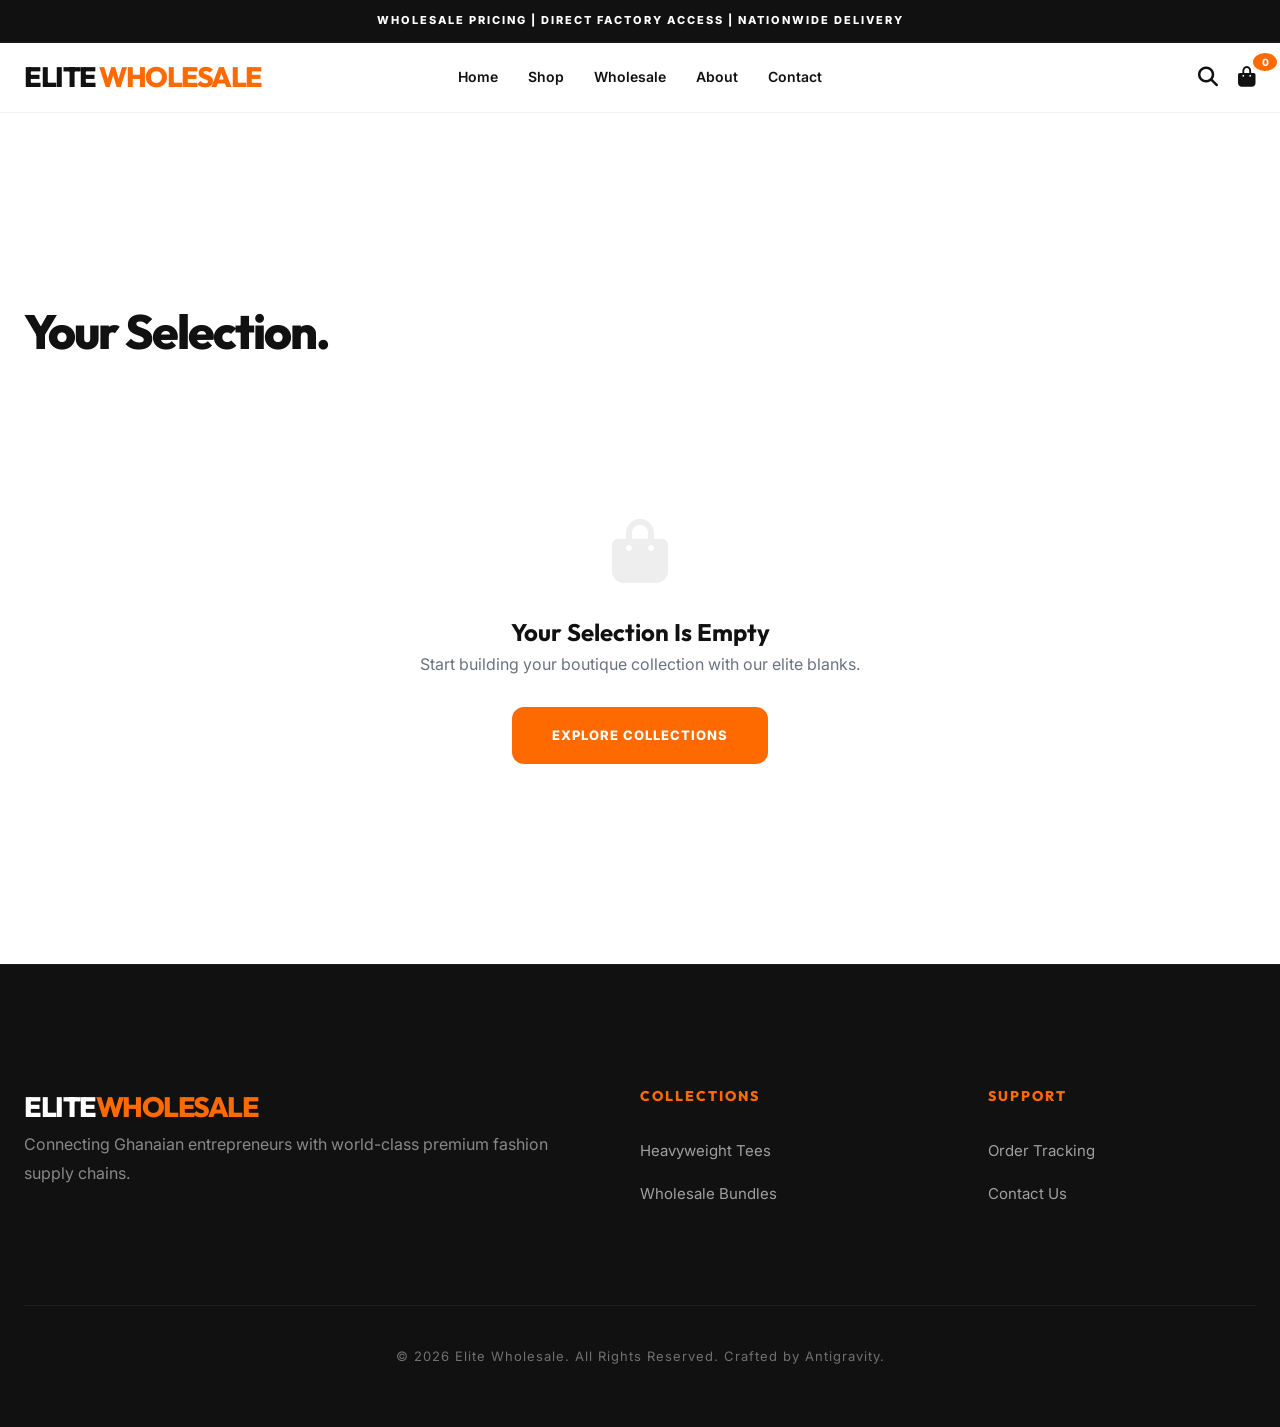
<file: cart.html>
<!DOCTYPE html>
<html lang="en">
<head>
    <meta charset="UTF-8">
    <meta name="viewport" content="width=device-width, initial-scale=1.0">
    <title>Your Selection | Elite Wholesale</title>
    <link rel="stylesheet" href="css/style.css">
    <link rel="stylesheet" href="https://cdnjs.cloudflare.com/ajax/libs/font-awesome/6.4.0/css/all.min.css">
    <script src="js/main.js" defer></script>
    <style>
        /* Cart Specific Premium Overrides */
        .cart-page {
            background: #ffffff;
            padding: 180px 0 100px;
        }

        .cart-title {
            font-size: 48px;
            letter-spacing: -2px;
            margin-bottom: 50px;
            font-weight: 800;
            color: var(--text-main);
        }

        .cart-layout {
            display: grid;
            grid-template-columns: 1fr 380px;
            gap: 60px;
            align-items: flex-start;
        }

        .cart-items-container {
            border-top: 1px solid rgba(0,0,0,0.05);
        }

        .cart-item {
            display: grid;
            grid-template-columns: 120px 1fr auto;
            gap: 30px;
            padding: 30px 0;
            border-bottom: 1px solid rgba(0,0,0,0.05);
            align-items: center;
        }

        .cart-item-img {
            width: 120px;
            height: 120px;
            border-radius: 12px;
            overflow: hidden;
            background: #f8f8f8;
        }

        .cart-item-img img {
            width: 100%;
            height: 100%;
            object-fit: cover;
        }

        .cart-item-info h3 {
            font-size: 18px;
            font-weight: 800;
            margin-bottom: 5px;
            color: var(--text-main);
        }

        .cart-item-meta {
            font-size: 13px;
            color: var(--text-muted);
            margin-bottom: 15px;
        }

        .qty-controls {
            display: flex;
            align-items: center;
            gap: 15px;
            background: #f8f8f8;
            padding: 8px 16px;
            border-radius: 8px;
            width: fit-content;
        }

        .qty-btn {
            background: none;
            border: none;
            cursor: pointer;
            font-weight: 800;
            font-size: 16px;
            color: var(--text-main);
        }

        .cart-item-price {
            text-align: right;
            font-size: 18px;
            font-weight: 800;
            color: var(--text-main);
        }

        .cart-summary-panel {
            background: #fcfcfc;
            padding: 40px;
            border-radius: 24px;
            border: 1px solid rgba(0,0,0,0.05);
            position: sticky;
            top: 140px;
        }

        .summary-row {
            display: flex;
            justify-content: space-between;
            margin-bottom: 20px;
            font-size: 15px;
            color: var(--text-muted);
        }

        .summary-total {
            border-top: 1px solid rgba(0,0,0,0.05);
            padding-top: 25px;
            margin-top: 25px;
            display: flex;
            justify-content: space-between;
            align-items: center;
            font-size: 22px;
            font-weight: 800;
            color: var(--text-main);
        }

        .cart-trust {
            margin-top: 40px;
            padding-top: 40px;
            border-top: 1px solid rgba(0,0,0,0.05);
            display: flex;
            flex-direction: column;
            gap: 20px;
        }

        .trust-item {
            display: flex;
            align-items: center;
            gap: 15px;
            font-size: 13px;
            color: var(--text-muted);
            font-weight: 700;
        }

        .trust-item i {
            color: var(--accent);
            font-size: 18px;
        }

        /* Empty Cart State */
        .empty-cart {
            text-align: center;
            padding: 100px 0;
        }

        .empty-cart i {
            font-size: 64px;
            color: #eee;
            margin-bottom: 30px;
        }

        @media (max-width: 1024px) {
            .cart-layout {
                grid-template-columns: 1fr;
            }
            .cart-summary-panel {
                position: static;
            }
        }

        @media (max-width: 600px) {
            .cart-item {
                grid-template-columns: 80px 1fr;
            }
            .cart-item-img {
                width: 80px;
                height: 80px;
            }
            .cart-item-price {
                grid-column: 2;
                text-align: left;
            }
            .cart-item-remove {
                position: absolute;
                right: 0;
                top: 30px;
            }
        }
    </style>
</head>
<body>
    <!-- Top Nav Bar -->
    <div class="top-nav-bar">
        WHOLESALE PRICING | DIRECT FACTORY ACCESS | NATIONWIDE DELIVERY
    </div>

    <!-- Header Section -->
    <header>
        <div class="container" style="display: flex; justify-content: space-between; align-items: center; width: 100%;">
            <a href="index.html" class="logo">ELITE <span>WHOLESALE</span></a>
            
            <nav class="nav-links">
                <a href="index.html">Home</a>
                <a href="shop.html">Shop</a>
                <a href="wholesale.html">Wholesale</a>
                <a href="about.html">About</a>
                <a href="contact.html">Contact</a>
            </nav>

            <div style="display: flex; gap: 20px; align-items: center; font-size: 20px;">
                <a href="#"><i class="fa-solid fa-search"></i></a>
                <a href="cart.html" style="position: relative;">
                    <i class="fa-solid fa-shopping-bag"></i>
                    <span class="cart-count badge" style="position: absolute; top: -8px; right: -8px; background: var(--accent); color: white; font-size: 10px; width: 18px; height: 18px; border-radius: 50%; display: flex; align-items: center; justify-content: center; font-weight: 800;">0</span>
                </a>
            </div>
        </div>
    </header>

    <!-- Cart Page -->
    <main class="cart-page">
        <div class="container">
            <h1 class="cart-title">Your <span>Selection.</span></h1>
            
            <div id="cart-content">
                <!-- Cart content will be injected by JavaScript -->
            </div>
        </div>
    </main>

    <!-- Footer -->
    <footer>
        <div class="container">
            <div class="footer-grid">
                <div class="footer-col">
                    <a href="index.html" class="logo" style="color: white; margin-bottom: 24px;">ELITE<span>WHOLESALE</span></a>
                    <p>Connecting Ghanaian entrepreneurs with world-class premium fashion supply chains.</p>
                </div>
                <div class="footer-col">
                    <h4>Collections</h4>
                    <ul>
                        <li><a href="shop.html">Heavyweight Tees</a></li>
                        <li><a href="wholesale.html">Wholesale Bundles</a></li>
                    </ul>
                </div>
                <div class="footer-col">
                    <h4>Support</h4>
                    <ul>
                        <li><a href="#">Order Tracking</a></li>
                    <li><a href="contact.html">Contact Us</a></li>
                    </ul>
                </div>
            </div>
            <div class="footer-bottom">
                <p>&copy; 2026 Elite Wholesale. All Rights Reserved. Crafted by Antigravity.</p>
            </div>
        </div>
    </footer>

    <!-- Scripts -->
    <script src="js/products.js"></script>
    <script src="js/cart.js"></script>
    <script>
        const cartContent = document.getElementById('cart-content');

        function renderCartPage() {
            const items = cartManager.items;
            const subtotal = cartManager.getCartTotal();
            const totalCount = cartManager.getCartCount();

            if (items.length === 0) {
                cartContent.innerHTML = `
                    <div class="empty-cart">
                        <i class="fa-solid fa-shopping-bag"></i>
                        <h2>Your Selection Is Empty</h2>
                        <p style="color: var(--text-muted); margin-bottom: 30px;">Start building your boutique collection with our elite blanks.</p>
                        <a href="shop.html" class="btn-tracking" style="border-radius: 12px; padding: 18px 40px;">EXPLORE COLLECTIONS</a>
                    </div>
                `;
                return;
            }

            cartContent.innerHTML = `
                <div class="cart-layout">
                    <div class="cart-items-container">
                        ${items.map(item => `
                            <div class="cart-item">
                                <div class="cart-item-img">
                                    <img src="${item.image}" alt="${item.name}">
                                </div>
                                <div class="cart-item-info">
                                    <h3>${item.name}</h3>
                                    <p class="cart-item-meta">${item.size !== 'N/A' ? `Size: ${item.size} | ` : ''}Color: ${item.color}</p>
                                    <div class="qty-controls">
                                        <button class="qty-btn" onclick="updateQty('${item.id}', ${item.quantity - 1}, '${item.size}', '${item.color}')">－</button>
                                        <span style="font-weight: 800; font-size: 14px;">${item.quantity}</span>
                                        <button class="qty-btn" onclick="updateQty('${item.id}', ${item.quantity + 1}, '${item.size}', '${item.color}')">＋</button>
                                    </div>
                                </div>
                                <div style="display: flex; flex-direction: column; justify-content: space-between; height: 100%; padding: 5px 0;">
                                    <button onclick="removeItem('${item.id}', '${item.size}', '${item.color}')" style="background: none; border: none; color: #ff3b3b; cursor: pointer; text-align: right; font-size: 12px; font-weight: 700;">REMOVE</button>
                                    <div class="cart-item-price">GH₵${(item.price * item.quantity).toLocaleString()}</div>
                                </div>
                            </div>
                        `).join('')}
                    </div>

                    <div class="cart-summary-panel">
                        <h3 style="font-size: 18px; font-weight: 800; margin-bottom: 30px;">Order Summary</h3>
                        <div class="summary-row">
                            <span>Selected Items (${totalCount})</span>
                            <span>GH₵${subtotal.toLocaleString()}</span>
                        </div>
                        <div class="summary-row">
                            <span>Shipping</span>
                            <span style="color: #25d366;">FREE</span>
                        </div>
                        
                        <div class="summary-total">
                            <span>Total</span>
                            <span>GH₵${subtotal.toLocaleString()}</span>
                        </div>

                        <a href="checkout.html" class="btn-tracking" style="width: 100%; margin-top: 30px; border-radius: 12px; display: block; text-align: center;">PROCEED TO CHECKOUT</a>

                        <div class="cart-trust">
                            <div class="trust-item">
                                <i class="fa-solid fa-shield-check"></i>
                                <span>SECURE PAYSTACK CHECKOUT</span>
                            </div>
                            <div class="trust-item">
                                <i class="fa-solid fa-truck-fast"></i>
                                <span>FREE NATIONWIDE DELIVERY</span>
                            </div>
                            <div class="trust-item">
                                <i class="fa-solid fa-gem"></i>
                                <span>PREMIUM QUALITY GUARANTEE</span>
                            </div>
                        </div>
                    </div>
                </div>
            `;
        }

        window.updateQty = (id, qty, size, color) => {
            if (qty < 1) return;
            cartManager.updateQuantity(id, size, color, qty);
            renderCartPage();
            updateCartBadge();
        };

        window.removeItem = (id, size, color) => {
            cartManager.removeItem(id, size, color);
            renderCartPage();
            updateCartBadge();
        };

        function updateCartBadge() {
            const counts = document.querySelectorAll('.cart-count');
            const total = cartManager.getCartCount();
            counts.forEach(c => c.textContent = total);
        }

        // Initial Render
        renderCartPage();
        updateCartBadge();
    </script>
</body>
</html>
</file>
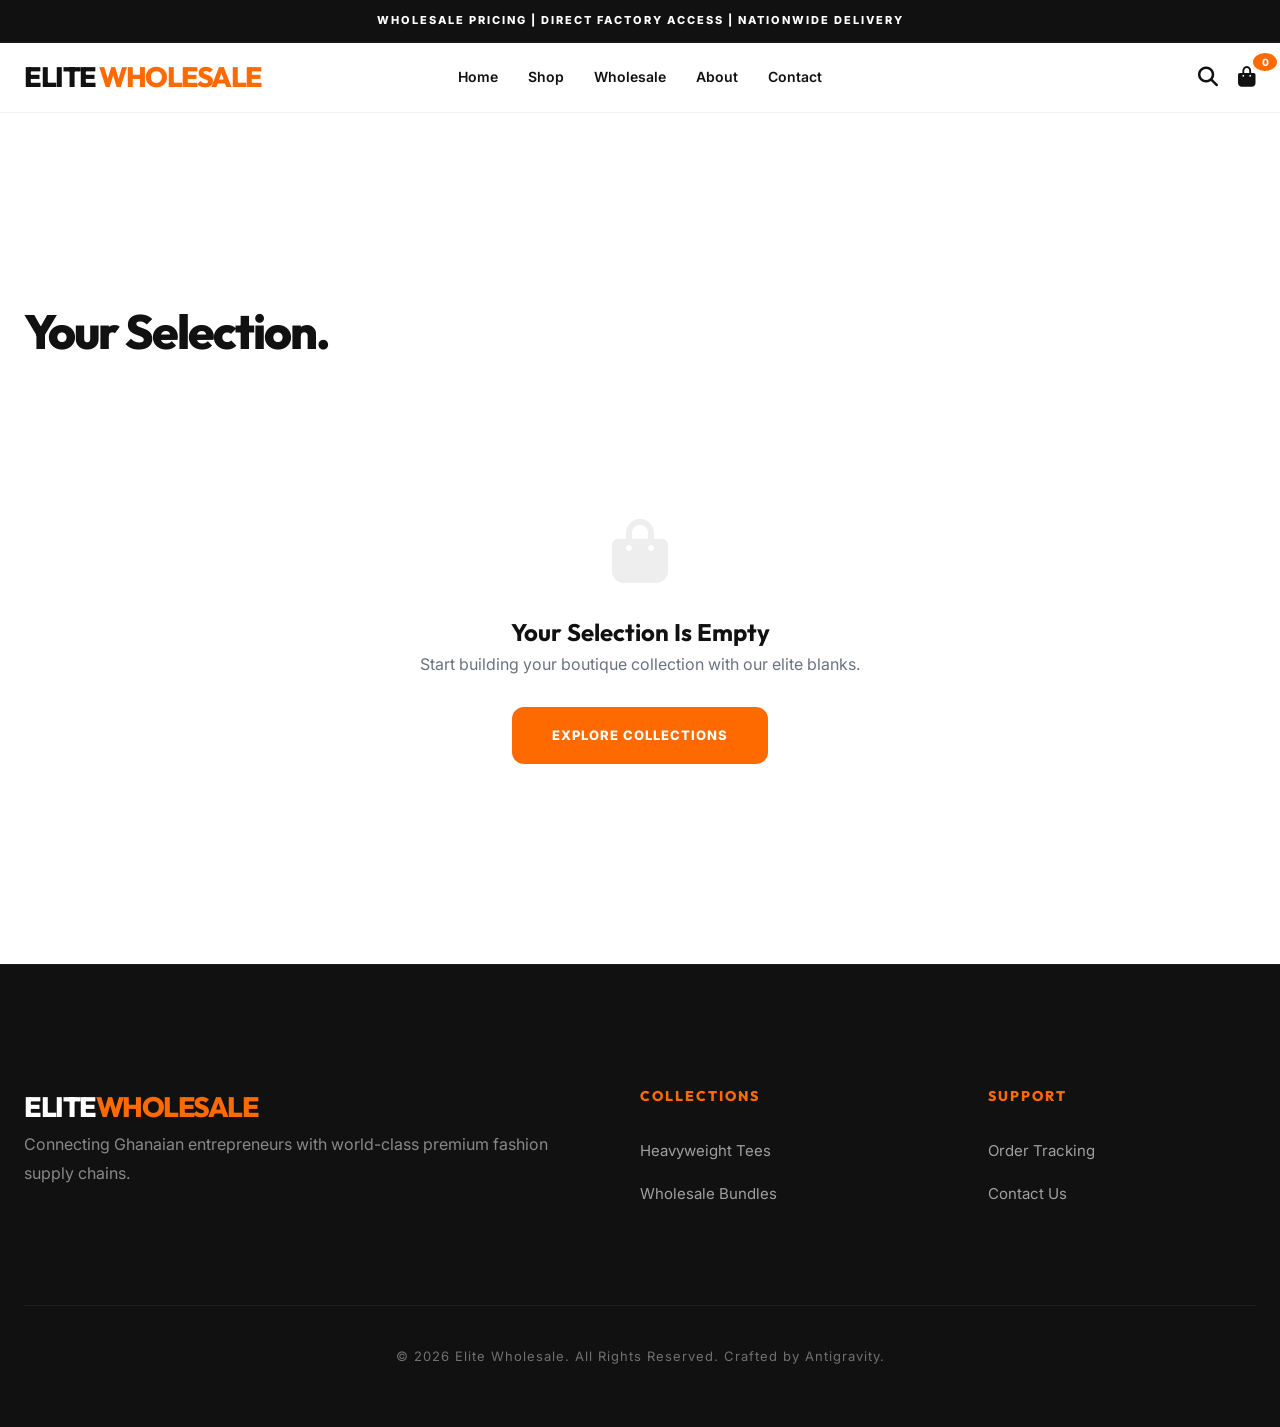
<file: checkout.html>
<!DOCTYPE html>
<html lang="en">
<head>
    <meta charset="UTF-8">
    <meta name="viewport" content="width=device-width, initial-scale=1.0">
    <title>Checkout | Elite Wholesale</title>
    <link rel="stylesheet" href="css/style.css">
    <link rel="stylesheet" href="https://cdnjs.cloudflare.com/ajax/libs/font-awesome/6.4.0/css/all.min.css">
    <script src="js/main.js" defer></script>
    <script src="https://js.paystack.co/v1/inline.js"></script>
    <style>
        /* Checkout Specific Premium Overrides */
        .checkout-page {
            background: #ffffff;
            padding: 160px 0 100px;
        }

        .checkout-layout {
            display: grid;
            grid-template-columns: 1fr 400px;
            gap: 80px;
            align-items: flex-start;
        }

        .checkout-section {
            margin-bottom: 60px;
        }

        .checkout-section h2 {
            font-size: 28px;
            letter-spacing: -1px;
            margin-bottom: 30px;
            font-weight: 800;
            color: var(--text-main);
        }

        .form-row {
            display: grid;
            grid-template-columns: 1fr 1fr;
            gap: 20px;
            margin-bottom: 20px;
        }

        .form-group {
            margin-bottom: 20px;
        }

        .form-group label {
            display: block;
            font-size: 13px;
            font-weight: 700;
            margin-bottom: 10px;
            color: var(--text-main);
            text-transform: uppercase;
            letter-spacing: 1px;
        }

        .form-group input, .form-group textarea {
            width: 100%;
            padding: 16px 20px;
            border-radius: 12px;
            border: 1px solid rgba(0,0,0,0.08);
            font-family: inherit;
            font-size: 15px;
            outline: none;
            transition: var(--transition);
            background: #fdfdfd;
        }

        .form-group input:focus, .form-group textarea:focus {
            border-color: var(--accent);
            background: #ffffff;
            box-shadow: 0 0 0 4px rgba(255, 106, 0, 0.05);
        }

        .order-summary-card {
            background: #fcfcfc;
            padding: 40px;
            border-radius: 24px;
            border: 1px solid rgba(0,0,0,0.05);
            position: sticky;
            top: 140px;
        }

        .summary-item {
            display: grid;
            grid-template-columns: 60px 1fr auto;
            gap: 15px;
            margin-bottom: 20px;
            align-items: center;
        }

        .summary-item img {
            width: 60px;
            height: 60px;
            border-radius: 8px;
            object-fit: cover;
            background: #eee;
        }

        .summary-item-info h4 {
            font-size: 14px;
            font-weight: 800;
            margin-bottom: 2px;
        }

        .summary-total-row {
            border-top: 1px solid rgba(0,0,0,0.05);
            padding-top: 25px;
            margin-top: 25px;
            display: flex;
            justify-content: space-between;
            align-items: center;
            font-size: 20px;
            font-weight: 800;
            color: var(--text-main);
        }

        .pay-securely {
            display: flex;
            align-items: center;
            justify-content: center;
            gap: 10px;
            margin-top: 20px;
            font-size: 12px;
            color: var(--text-muted);
            font-weight: 700;
        }

        @media (max-width: 1024px) {
            .checkout-layout {
                grid-template-columns: 1fr;
                gap: 50px;
            }
            .order-summary-card {
                position: static;
            }
        }

        @media (max-width: 600px) {
            .form-row {
                grid-template-columns: 1fr;
            }
        }
    </style>
</head>
<body>
    <!-- Top Nav Bar -->
    <div class="top-nav-bar">
        NATIONWIDE DELIVERY | SECURE CHECKOUT | PREMIUM QUALITY BLANKS
    </div>

    <!-- Header -->
    <header>
        <div class="container" style="display: flex; justify-content: space-between; align-items: center;">
            <a href="index.html" class="logo">ELITE <span>WHOLESALE</span></a>
            <div style="font-weight: 800; letter-spacing: 2px; font-size: 12px; opacity: 0.5;">
                <i class="fa-solid fa-lock" style="margin-right: 8px;"></i>SECURE CHECKOUT
            </div>
        </div>
    </header>

    <main class="checkout-page">
        <div class="container">
            <div class="checkout-layout">
                <!-- Left Column: Forms -->
                <div class="checkout-form-side">
                    <form id="paymentForm">
                        <div class="checkout-section">
                            <h2>Delivery Details</h2>
                            <div class="form-group">
                                <label for="email-address">Email Address</label>
                                <input type="email" id="email-address" required placeholder="email@example.com">
                            </div>

                            <div class="form-row">
                                <div class="form-group">
                                    <label for="first-name">First Name</label>
                                    <input type="text" id="first-name" required placeholder="John">
                                </div>
                                <div class="form-group">
                                    <label for="last-name">Last Name</label>
                                    <input type="text" id="last-name" required placeholder="Doe">
                                </div>
                            </div>

                            <div class="form-group">
                                <label for="phone-number">Phone Number</label>
                                <input type="tel" id="phone-number" required placeholder="+233 --- --- ---">
                            </div>

                            <div class="form-group">
                                <label for="shipping-address">Shipping Address</label>
                                <textarea id="shipping-address" rows="3" required placeholder="House Number, Street Name, City, Region"></textarea>
                            </div>
                        </div>

                        <div class="checkout-section">
                            <h2>Payment Method</h2>
                            <div style="padding: 24px; border: 2px solid var(--accent); border-radius: 16px; background: rgba(255,106,0,0.02); display: flex; align-items: center; gap: 20px;">
                                <div style="width: 24px; height: 24px; border-radius: 50%; border: 6px solid var(--accent); background: white;"></div>
                                <div style="flex: 1;">
                                    <span style="display: block; font-weight: 800; font-size: 16px;">Paystack Secure Payment</span>
                                    <span style="font-size: 13px; color: var(--text-muted);">Mobile Money, Card, and Bank Transfer</span>
                                </div>
                                <img src="https://paystack.com/assets/img/v3/logos/paystack-logo-vector.svg" width="100" alt="Paystack">
                            </div>
                        </div>

                        <button type="submit" class="btn-tracking" style="width: 100%; padding: 24px; font-size: 18px; border-radius: 16px;">SECURELY PAY GH₵<span id="final-total">0.00</span></button>
                        
                        <div class="pay-securely">
                            <i class="fa-solid fa-shield-halved"></i>
                            Your connection is encrypted and payment is processed securely by Paystack.
                        </div>
                    </form>
                </div>

                <!-- Right Column: Summary -->
                <div class="checkout-summary-side">
                    <div class="order-summary-card">
                        <h3 style="font-size: 18px; font-weight: 800; margin-bottom: 30px;">In Your Selection</h3>
                        
                        <div id="summary-items">
                            <!-- Items will be injected here -->
                        </div>

                        <div style="border-top: 1px solid rgba(0,0,0,0.05); padding-top: 25px; margin-top: 25px;">
                            <div style="display: flex; justify-content: space-between; font-size: 14px; color: var(--text-muted); margin-bottom: 12px;">
                                <span>Subtotal</span>
                                <span id="summary-subtotal">GH₵0.00</span>
                            </div>
                            <div style="display: flex; justify-content: space-between; font-size: 14px; color: var(--text-muted); margin-bottom: 12px;">
                                <span>Shipping</span>
                                <span style="color: #25d366; font-weight: 800;">FREE</span>
                            </div>
                            
                            <div class="summary-total-row">
                                <span>Total</span>
                                <span id="summary-total">GH₵0.00</span>
                            </div>
                        </div>

                        <div style="margin-top: 40px; text-align: center; font-size: 11px; color: var(--text-muted); letter-spacing: 1px; line-height: 1.8;">
                            BY PLACING THIS ORDER, YOU AGREE TO OUR<br>
                            <a href="#" style="text-decoration: underline;">TERMS OF SERVICE</a> AND <a href="#" style="text-decoration: underline;">WHOLESALE POLICY</a>
                        </div>
                    </div>
                </div>
            </div>
        </div>
    </main>

    <!-- Footer -->
    <footer>
        <div class="container">
            <div class="footer-bottom" style="border: none;">
                &copy; 2026 Elite Wholesale. All Rights Reserved.
            </div>
        </div>
    </footer>

    <!-- Scripts -->
    <script src="js/products.js"></script>
    <script src="js/cart.js"></script>
    <script>
        const paymentForm = document.getElementById('paymentForm');
        const summaryItems = document.getElementById('summary-items');
        const totalAmountEl = document.getElementById('final-total');
        const summaryTotalEl = document.getElementById('summary-total');
        const summarySubtotalEl = document.getElementById('summary-subtotal');

        function renderCheckout() {
            const items = cartManager.items;
            const total = cartManager.getCartTotal();

            if (items.length === 0) {
                window.location.href = 'cart.html';
                return;
            }

            summaryItems.innerHTML = items.map(item => `
                <div class="summary-item">
                    <img src="${item.image}" alt="${item.name}">
                    <div class="summary-item-info">
                        <h4>${item.name}</h4>
                        <span style="font-size: 12px; color: var(--text-muted);">${item.quantity} × GH₵${item.price.toLocaleString()}</span>
                    </div>
                    <div style="font-weight: 800; font-size: 14px;">GH₵${(item.price * item.quantity).toLocaleString()}</div>
                </div>
            `).join('');

            totalAmountEl.textContent = total.toLocaleString();
            summaryTotalEl.textContent = `GH₵${total.toLocaleString()}`;
            summarySubtotalEl.textContent = `GH₵${total.toLocaleString()}`;
        }

        paymentForm.addEventListener('submit', function(e) {
            e.preventDefault();
            
            const btn = e.target.querySelector('button[type="submit"]');
            const originalText = btn.innerHTML;
            
            // SHOW PREMIUM LOADING STATE
            btn.innerHTML = '<i class="fa-solid fa-spinner fa-spin"></i> SECONDS AWAY...';
            btn.style.opacity = '0.7';
            btn.disabled = true;

            // SIMULATE SUCCESSFUL TRANSACTION
            setTimeout(() => {
                cartManager.clearCart();
                window.location.href = 'confirmation.html';
            }, 1800);
        });

        // Initialize
        renderCheckout();
    </script>
</body>
</html>
</file>
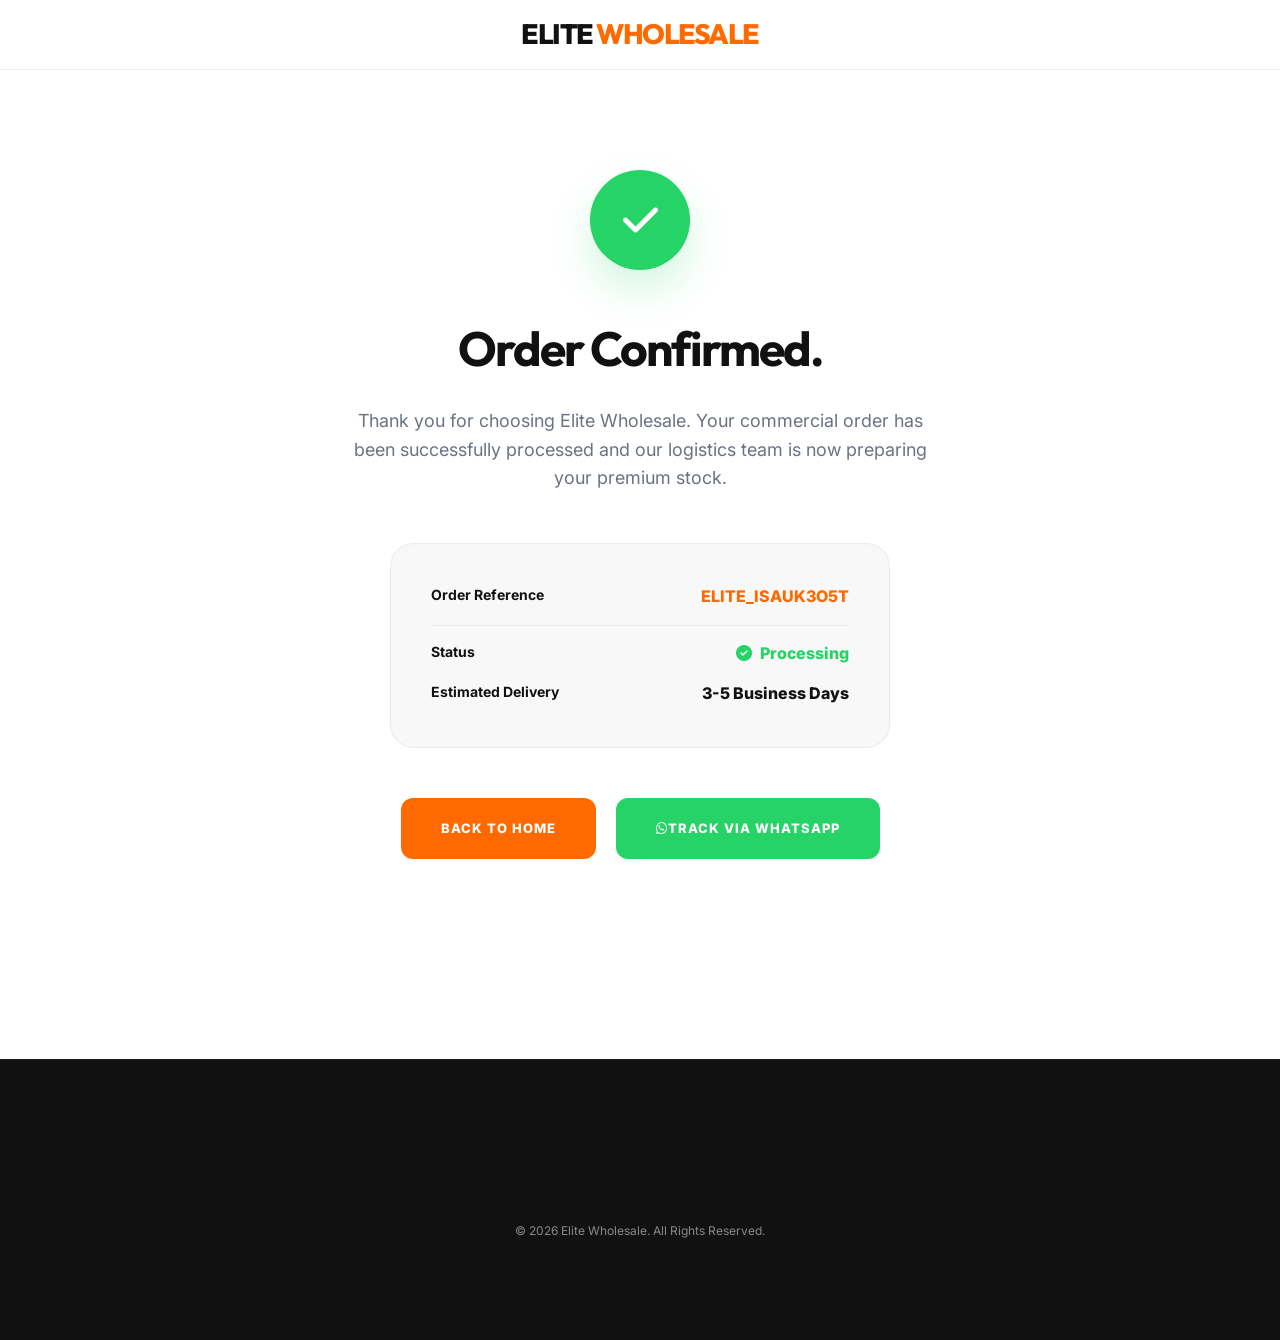
<file: confirmation.html>
<!DOCTYPE html>
<html lang="en">
<head>
    <meta charset="UTF-8">
    <meta name="viewport" content="width=device-width, initial-scale=1.0">
    <title>Order Confirmed | Elite Wholesale</title>
    <link rel="stylesheet" href="css/style.css">
    <link rel="stylesheet" href="https://cdnjs.cloudflare.com/ajax/libs/font-awesome/6.4.0/css/all.min.css">
</head>
<body style="background: #ffffff;">
    <header>
        <div class="container" style="display: flex; justify-content: center; padding: 40px 0;">
            <a href="index.html" class="logo">ELITE <span>WHOLESALE</span></a>
        </div>
    </header>

    <main style="padding: 100px 0; text-align: center;">
        <div class="container">
            <div style="width: 100px; height: 100px; background: #25d366; color: white; border-radius: 50%; display: flex; align-items: center; justify-content: center; margin: 0 auto 40px; font-size: 40px; box-shadow: 0 20px 40px rgba(37, 211, 102, 0.2);">
                <i class="fa-solid fa-check"></i>
            </div>
            
            <h1 style="font-size: 48px; letter-spacing: -2px; margin-bottom: 20px; color: var(--text-main);">Order <span>Confirmed.</span></h1>
            <p style="font-size: 18px; color: var(--text-muted); max-width: 600px; margin: 0 auto 50px; line-height: 1.6;">
                Thank you for choosing Elite Wholesale. Your commercial order has been successfully processed and our logistics team is now preparing your premium stock.
            </p>

            <div style="background: #f8f8f8; padding: 40px; border-radius: 24px; max-width: 500px; margin: 0 auto 50px; text-align: left; border: 1px solid rgba(0,0,0,0.05);">
                <div style="display: flex; justify-content: space-between; margin-bottom: 15px; border-bottom: 1px solid rgba(0,0,0,0.05); padding-bottom: 15px;">
                    <span style="font-weight: 700; font-size: 14px;">Order Reference</span>
                    <span id="order-ref" style="font-weight: 800; color: var(--accent);">ELITE_7H29K81</span>
                </div>
                <div style="display: flex; justify-content: space-between; margin-bottom: 15px;">
                    <span style="font-weight: 700; font-size: 14px;">Status</span>
                    <span style="font-weight: 800; color: #25d366;"><i class="fa-solid fa-circle-check" style="margin-right: 5px;"></i> Processing</span>
                </div>
                <div style="display: flex; justify-content: space-between;">
                    <span style="font-weight: 700; font-size: 14px;">Estimated Delivery</span>
                    <span style="font-weight: 800; color: var(--text-main);">3-5 Business Days</span>
                </div>
            </div>

            <div style="display: flex; gap: 20px; justify-content: center;">
                <a href="index.html" class="btn-tracking" style="border-radius: 12px; padding: 20px 40px;">BACK TO HOME</a>
                <a href="https://wa.me/YOUR_NUMBER" class="btn-tracking" style="background: #25d366; border-radius: 12px; padding: 20px 40px;"><i class="fa-brands fa-whatsapp"></i> TRACK VIA WHATSAPP</a>
            </div>
        </div>
    </main>

    <footer style="margin-top: 100px;">
        <div class="container" style="text-align: center; padding: 40px 0; border-top: 1px solid rgba(0,0,0,0.05); opacity: 0.5; font-size: 12px;">
            &copy; 2026 Elite Wholesale. All Rights Reserved.
        </div>
    </footer>

    <script>
        const ref = 'ELITE_' + Math.random().toString(36).substr(2, 9).toUpperCase();
        document.getElementById('order-ref').textContent = ref;
    </script>
</body>
</html>
</file>
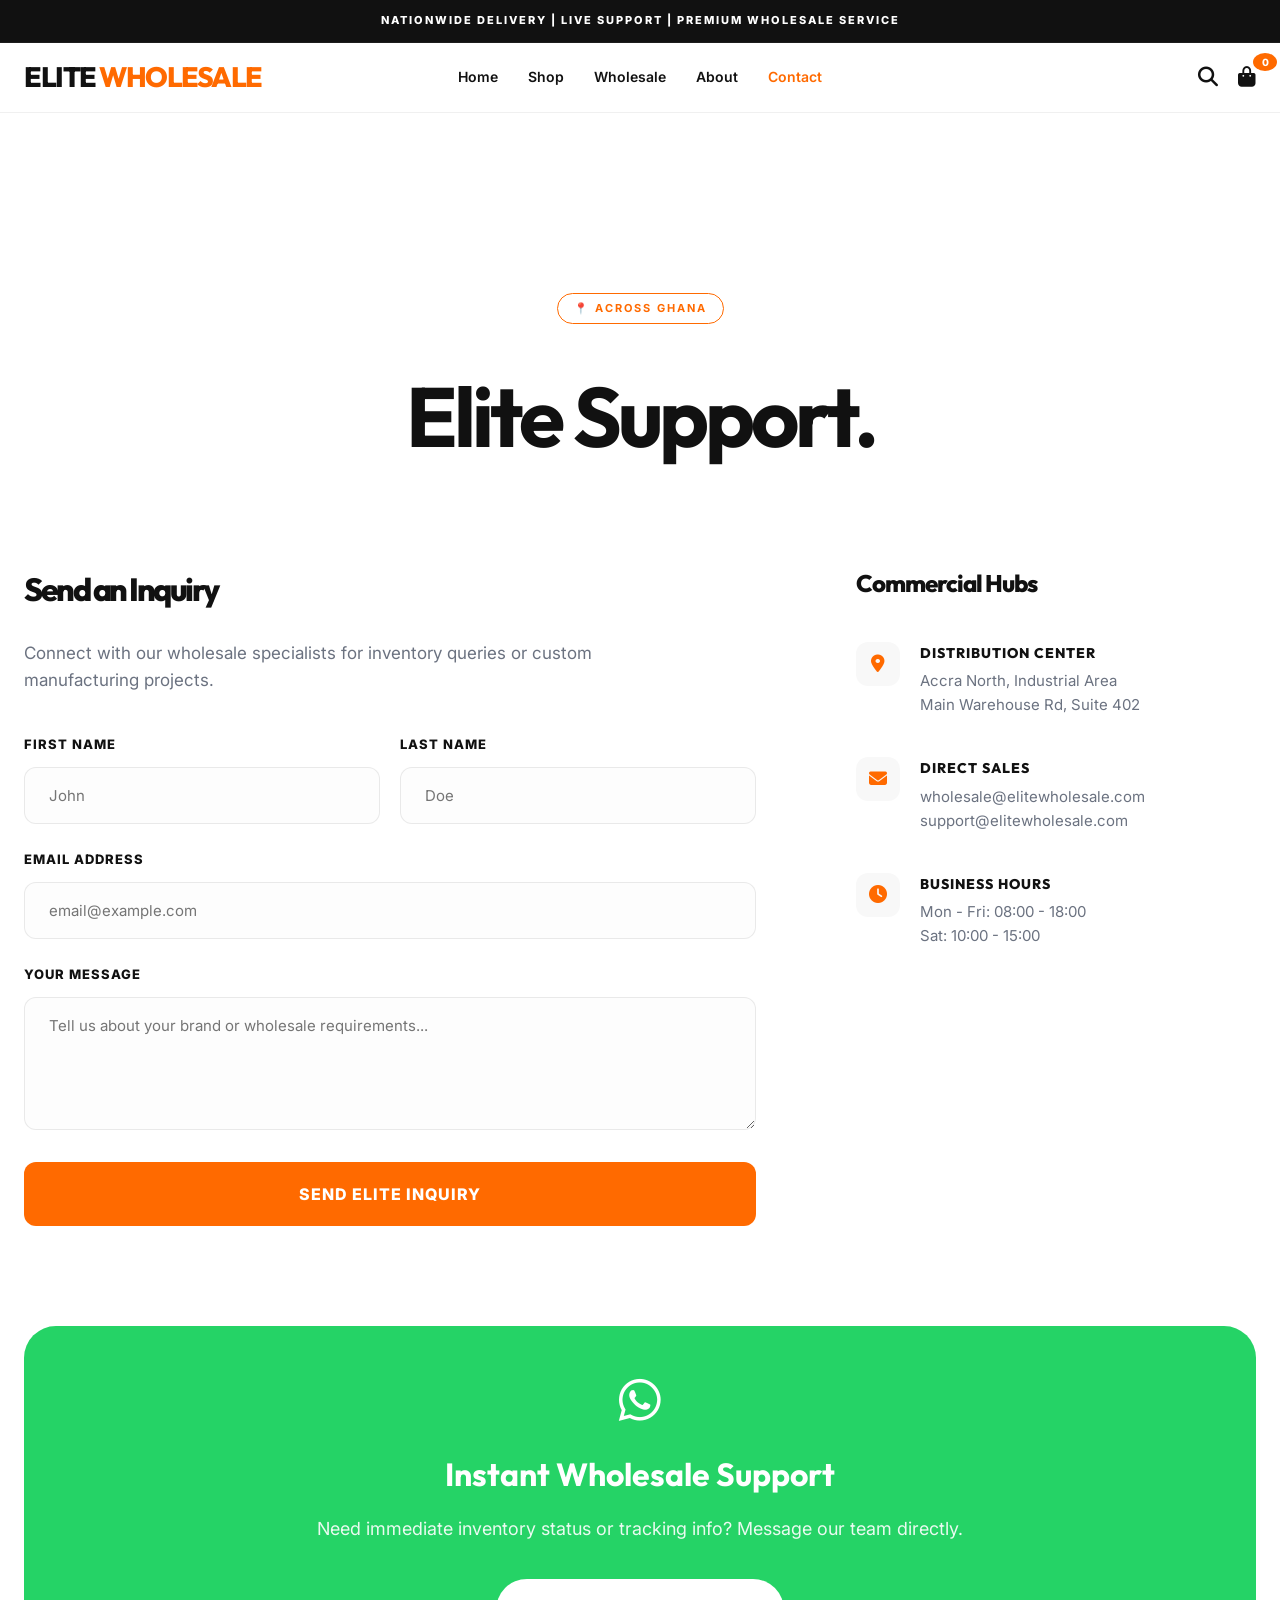
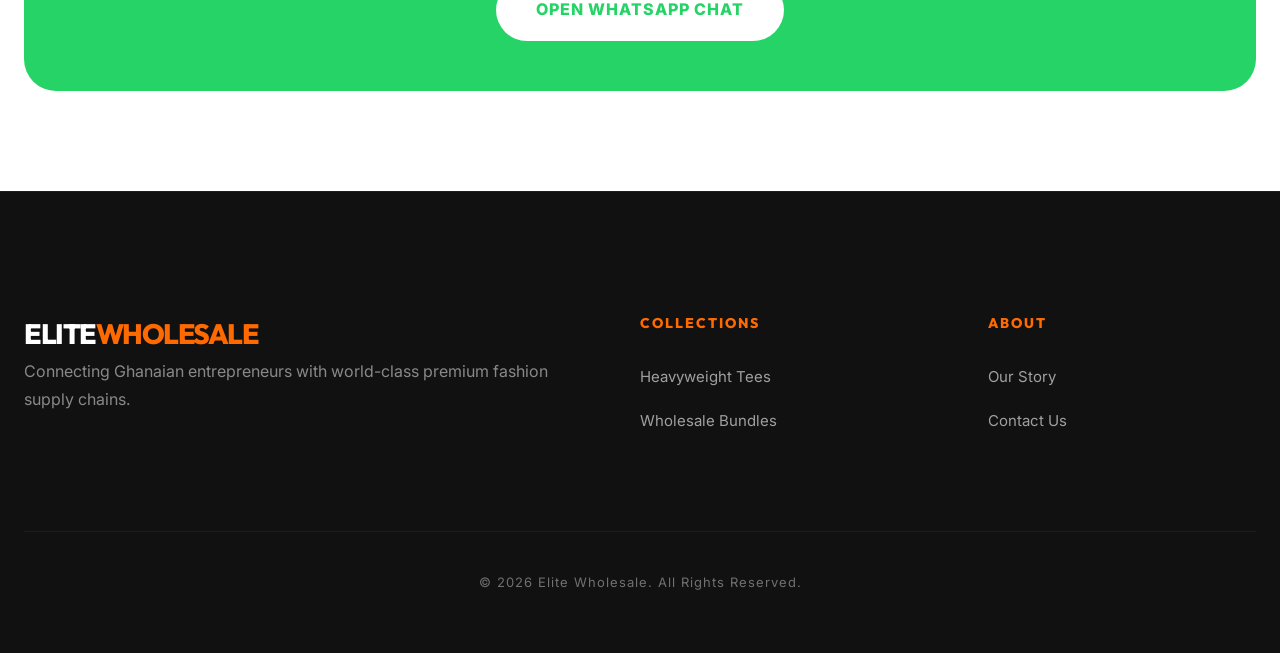
<file: contact.html>
<!DOCTYPE html>
<html lang="en">
<head>
    <meta charset="UTF-8">
    <meta name="viewport" content="width=device-width, initial-scale=1.0">
    <title>Contact Us | Elite Wholesale</title>
    <link rel="stylesheet" href="css/style.css">
    <link rel="stylesheet" href="https://cdnjs.cloudflare.com/ajax/libs/font-awesome/6.4.0/css/all.min.css">
    <script src="js/main.js" defer></script>
    <style>
        /* Contact Specific Premium Overrides */
        .contact-hero {
            background: #ffffff;
            padding: 180px 0 100px;
            text-align: center;
        }

        .contact-hero h1 {
            font-size: clamp(48px, 8vw, 84px);
            letter-spacing: -4px;
            margin-bottom: 30px;
            color: var(--text-main);
        }

        .contact-layout {
            display: grid;
            grid-template-columns: 1fr 400px;
            gap: 100px;
            margin-top: 80px;
            text-align: left;
        }

        .contact-form-card {
            background: #ffffff;
        }

        .form-group {
            margin-bottom: 25px;
        }

        .form-group label {
            display: block;
            font-size: 13px;
            font-weight: 800;
            text-transform: uppercase;
            letter-spacing: 1px;
            margin-bottom: 12px;
            color: var(--text-main);
        }

        .form-group input, .form-group textarea {
            width: 100%;
            padding: 18px 24px;
            border-radius: 12px;
            border: 1px solid rgba(0,0,0,0.08);
            font-family: inherit;
            font-size: 15px;
            outline: none;
            transition: var(--transition);
            background: #fdfdfd;
        }

        .form-group input:focus, .form-group textarea:focus {
            border-color: var(--accent);
            background: #ffffff;
            box-shadow: 0 0 0 4px rgba(255, 106, 0, 0.05);
        }

        .contact-sidebar h3 {
            font-size: 24px;
            font-weight: 800;
            margin-bottom: 40px;
            letter-spacing: -1px;
        }

        .contact-method {
            margin-bottom: 40px;
            display: flex;
            gap: 20px;
        }

        .method-icon {
            width: 44px;
            height: 44px;
            background: #f8f8f8;
            border-radius: 12px;
            display: flex;
            align-items: center;
            justify-content: center;
            color: var(--accent);
            font-size: 18px;
        }

        .method-info h4 {
            font-size: 14px;
            font-weight: 800;
            margin-bottom: 5px;
            text-transform: uppercase;
            letter-spacing: 1px;
        }

        .method-info p {
            font-size: 15px;
            color: var(--text-muted);
            line-height: 1.6;
        }

        .whatsapp-banner {
            background: #25d366;
            padding: 50px;
            border-radius: 32px;
            color: white;
            text-align: center;
            margin-top: 100px;
        }

        @media (max-width: 1024px) {
            .contact-layout {
                grid-template-columns: 1fr;
                gap: 60px;
            }
        }

        @media (max-width: 768px) {
            .form-grid-2 {
                grid-template-columns: 1fr !important;
            }
        }
    </style>
</head>
<body style="background: #ffffff;">
    <!-- Top Nav Bar -->
    <div class="top-nav-bar">
        NATIONWIDE DELIVERY | LIVE SUPPORT | PREMIUM WHOLESALE SERVICE
    </div>

    <!-- Header Section -->
    <header>
        <div class="container" style="display: flex; justify-content: space-between; align-items: center; width: 100%;">
            <a href="index.html" class="logo">ELITE <span>WHOLESALE</span></a>
            
            <nav class="nav-links">
                <a href="index.html">Home</a>
                <a href="shop.html">Shop</a>
                <a href="wholesale.html">Wholesale</a>
                <a href="about.html">About</a>
                <a href="contact.html" class="active">Contact</a>
            </nav>

            <div style="display: flex; gap: 20px; align-items: center; font-size: 20px;">
                <a href="#"><i class="fa-solid fa-search"></i></a>
                <a href="cart.html" style="position: relative;">
                    <i class="fa-solid fa-shopping-bag"></i>
                    <span class="cart-count badge" style="position: absolute; top: -8px; right: -8px; background: var(--accent); color: white; font-size: 10px; width: 18px; height: 18px; border-radius: 50%; display: flex; align-items: center; justify-content: center; font-weight: 800;">0</span>
                </a>
            </div>
        </div>
    </header>

    <!-- Contact Hero -->
    <section class="contact-hero">
        <div class="container">
            <div class="hero-tag" style="margin-bottom: 25px; border-color: var(--accent); color: var(--accent);">
                📍 ACROSS GHANA
            </div>
            <h1>Elite <span>Support.</span></h1>
            
            <div class="contact-layout">
                <!-- Left: Form -->
                <div class="contact-form-side">
                    <div class="contact-form-card">
                        <div class="section-title" style="text-align: left; margin-bottom: 40px;">
                            <h2 style="font-size: 32px;">Send an Inquiry</h2>
                            <p style="margin: 20px 0 0;">Connect with our wholesale specialists for inventory queries or custom manufacturing projects.</p>
                        </div>

                        <form id="contactForm">
                            <div class="form-grid-2" style="display: grid; grid-template-columns: 1fr 1fr; gap: 20px;">
                                <div class="form-group">
                                    <label>First Name</label>
                                    <input type="text" placeholder="John" required>
                                </div>
                                <div class="form-group">
                                    <label>Last Name</label>
                                    <input type="text" placeholder="Doe" required>
                                </div>
                            </div>

                            <div class="form-group">
                                <label>Email Address</label>
                                <input type="email" placeholder="email@example.com" required>
                            </div>

                            <div class="form-group">
                                <label>Your Message</label>
                                <textarea rows="5" placeholder="Tell us about your brand or wholesale requirements..." required></textarea>
                            </div>

                            <button type="submit" class="btn-tracking" style="width: 100%; padding: 22px; border-radius: 12px; font-size: 16px;">SEND ELITE INQUIRY</button>
                        </form>
                    </div>
                </div>

                <!-- Right: Sidebar -->
                <div class="contact-sidebar">
                    <h3>Commercial Hubs</h3>
                    
                    <div class="contact-method">
                        <div class="method-icon"><i class="fa-solid fa-location-dot"></i></div>
                        <div class="method-info">
                            <h4>Distribution Center</h4>
                            <p>Accra North, Industrial Area<br>Main Warehouse Rd, Suite 402</p>
                        </div>
                    </div>

                    <div class="contact-method">
                        <div class="method-icon"><i class="fa-solid fa-envelope"></i></div>
                        <div class="method-info">
                            <h4>Direct Sales</h4>
                            <p>wholesale@elitewholesale.com<br>support@elitewholesale.com</p>
                        </div>
                    </div>

                    <div class="contact-method">
                        <div class="method-icon"><i class="fa-solid fa-clock"></i></div>
                        <div class="method-info">
                            <h4>Business Hours</h4>
                            <p>Mon - Fri: 08:00 - 18:00<br>Sat: 10:00 - 15:00</p>
                        </div>
                    </div>

                    <div class="social-icons" style="margin-top: 60px;">
                        <a href="#"><i class="fa-brands fa-instagram"></i></a>
                        <a href="#"><i class="fa-brands fa-tiktok"></i></a>
                        <a href="#"><i class="fa-brands fa-twitter"></i></a>
                    </div>
                </div>
            </div>

            <!-- WhatsApp Action Banner -->
            <div class="whatsapp-banner">
                <i class="fa-brands fa-whatsapp" style="font-size: 48px; margin-bottom: 25px;"></i>
                <h2 style="font-size: 32px; margin-bottom: 15px; color: white;">Instant Wholesale Support</h2>
                <p style="font-size: 18px; opacity: 0.9; margin-bottom: 35px;">Need immediate inventory status or tracking info? Message our team directly.</p>
                <a href="https://wa.me/YOUR_NUMBER" class="btn-tracking" style="background: white; color: #25d366; border-radius: 120px; padding: 18px 40px; font-size: 16px;">OPEN WHATSAPP CHAT</a>
            </div>
        </div>
    </section>

    <!-- Footer -->
    <footer>
        <div class="container">
            <div class="footer-grid">
                <div class="footer-col">
                    <a href="index.html" class="logo" style="color: white; margin-bottom: 24px;">ELITE<span>WHOLESALE</span></a>
                    <p>Connecting Ghanaian entrepreneurs with world-class premium fashion supply chains.</p>
                </div>
                <div class="footer-col">
                    <h4>Collections</h4>
                    <ul>
                        <li><a href="shop.html">Heavyweight Tees</a></li>
                        <li><a href="wholesale.html">Wholesale Bundles</a></li>
                    </ul>
                </div>
                <div class="footer-col">
                    <h4>About</h4>
                    <ul>
                        <li><a href="about.html">Our Story</a></li>
                        <li><a href="contact.html">Contact Us</a></li>
                    </ul>
                </div>
            </div>
            <div class="footer-bottom">
                <p>&copy; 2026 Elite Wholesale. All Rights Reserved.</p>
            </div>
        </div>
    </footer>

    <!-- Scripts -->
    <script src="js/products.js"></script>
    <script src="js/cart.js"></script>
    <script>
        function updateCartBadge() {
            const counts = document.querySelectorAll('.cart-count');
            const total = cartManager.getCartCount();
            counts.forEach(c => c.textContent = total);
        }
        updateCartBadge();

        document.getElementById('contactForm').addEventListener('submit', (e) => {
            e.preventDefault();
            alert('Your elite inquiry has been sent. Our team will contact you shortly.');
            e.target.reset();
        });
    </script>
</body>
</html>
</file>
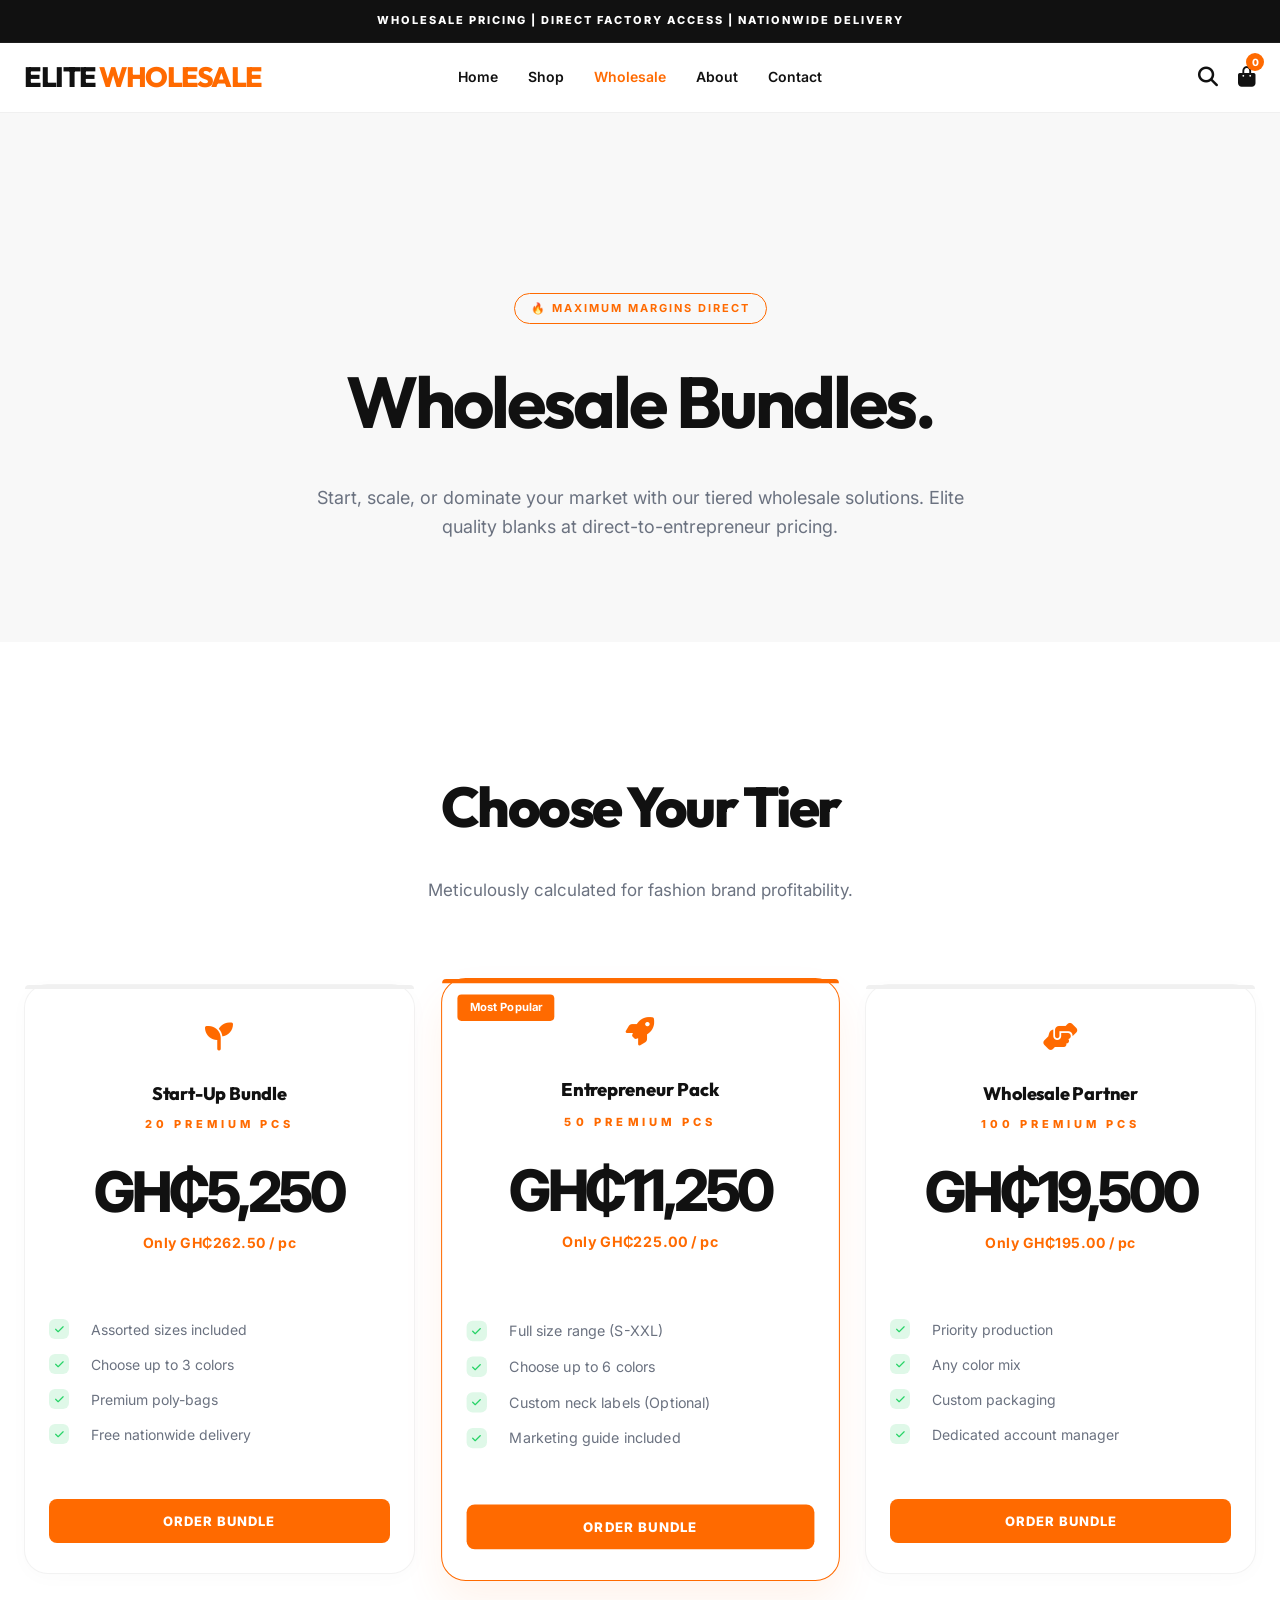
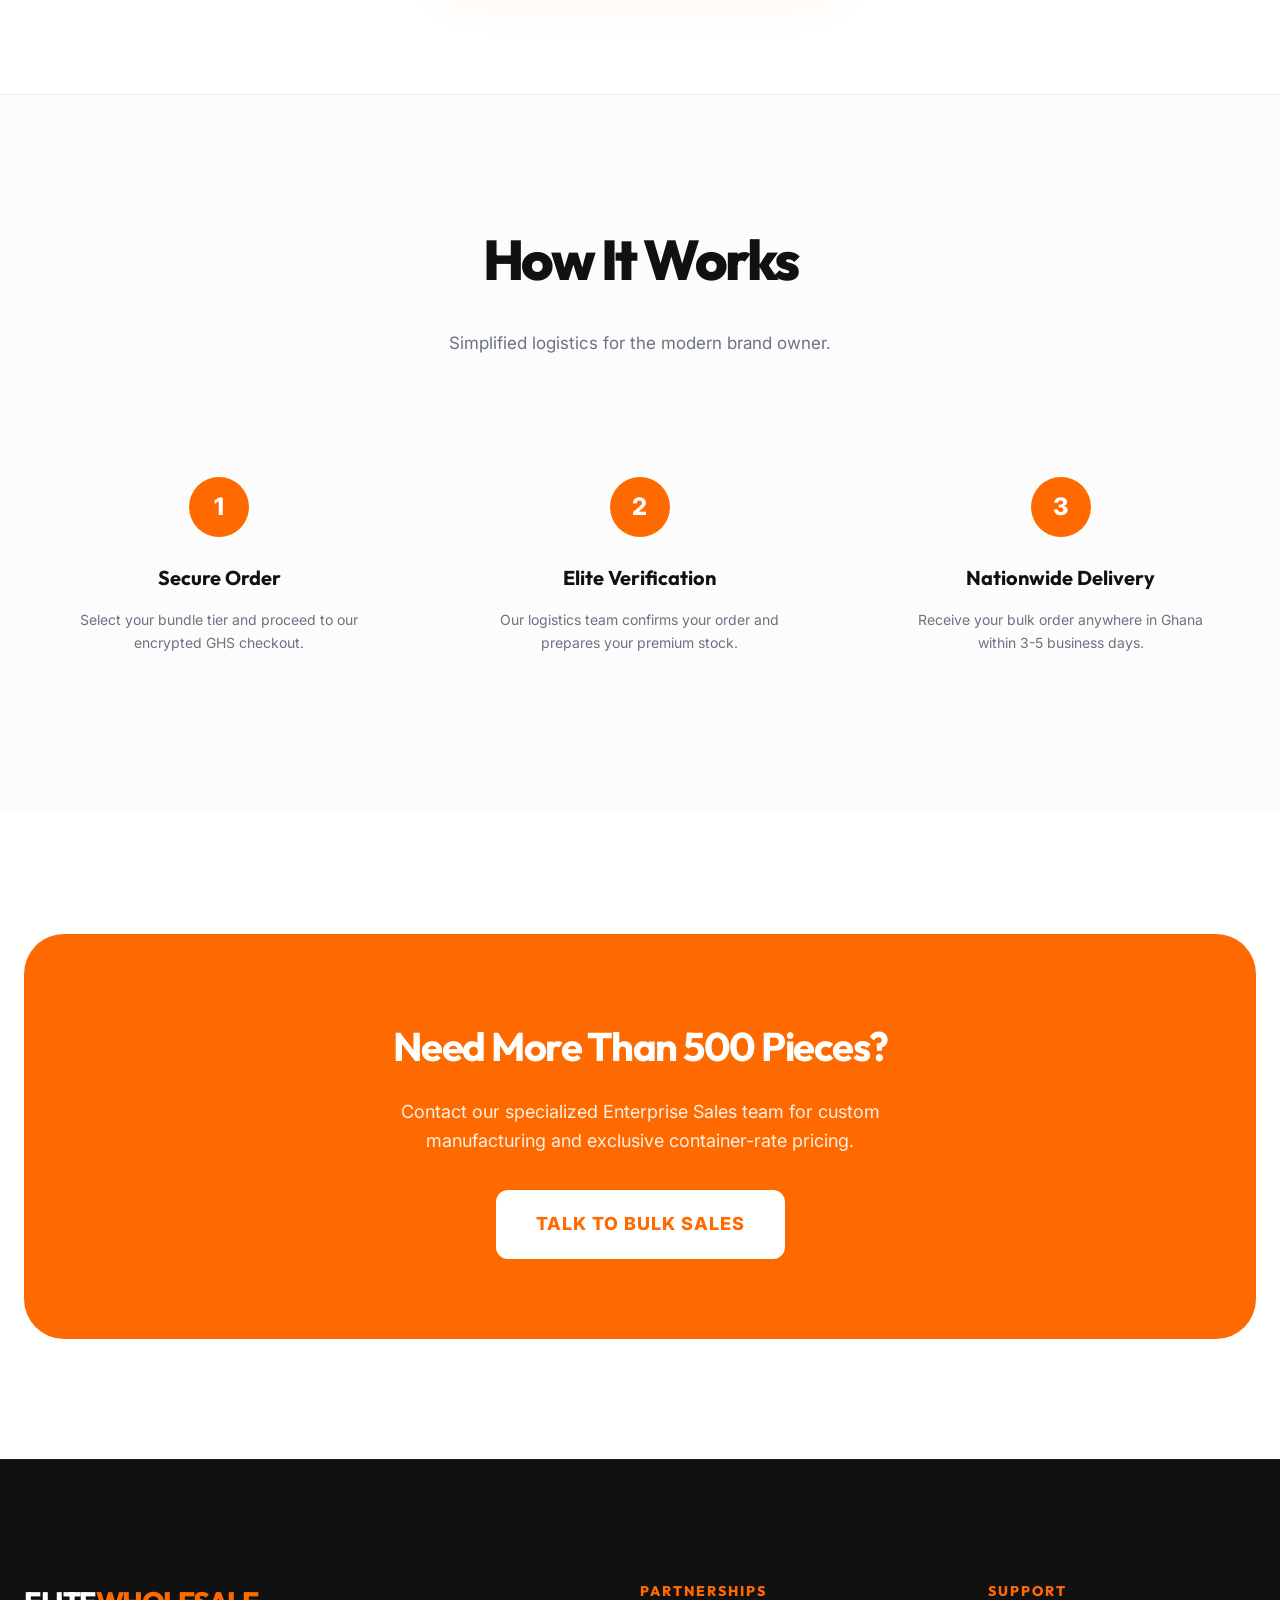
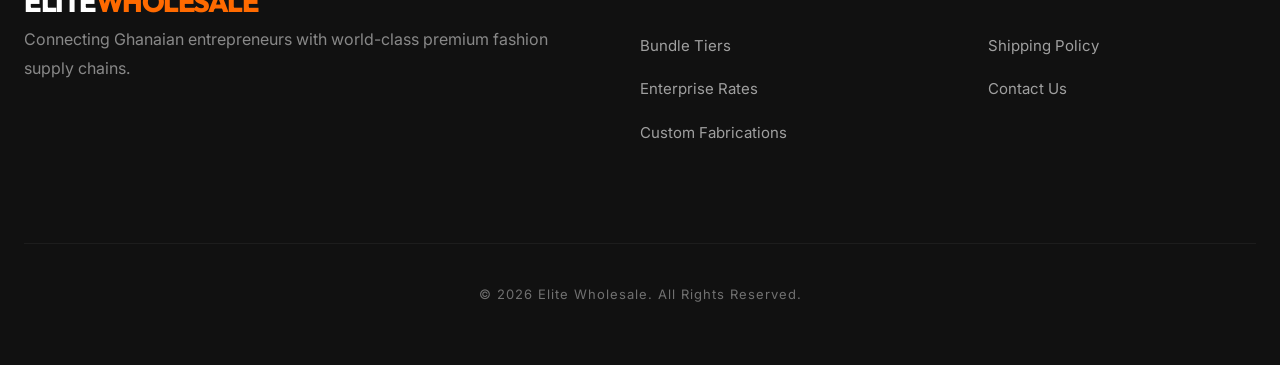
<file: wholesale.html>
<!DOCTYPE html>
<html lang="en">
<head>
    <meta charset="UTF-8">
    <meta name="viewport" content="width=device-width, initial-scale=1.0">
    <title>Wholesale Bundles | Elite Wholesale</title>
    <link rel="stylesheet" href="css/style.css">
    <link rel="stylesheet" href="https://cdnjs.cloudflare.com/ajax/libs/font-awesome/6.4.0/css/all.min.css">
    <script src="js/main.js" defer></script>
</head>
<body style="background: #ffffff;">
    <!-- Top Nav Bar -->
    <div class="top-nav-bar">
        WHOLESALE PRICING | DIRECT FACTORY ACCESS | NATIONWIDE DELIVERY
    </div>

    <!-- Header Section -->
    <header>
        <div class="container" style="display: flex; justify-content: space-between; align-items: center; width: 100%;">
            <a href="index.html" class="logo">ELITE <span>WHOLESALE</span></a>
            
            <nav class="nav-links">
                <a href="index.html">Home</a>
                <a href="shop.html">Shop</a>
                <a href="wholesale.html" class="active">Wholesale</a>
                <a href="about.html">About</a>
                <a href="contact.html">Contact</a>
            </nav>

            <div style="display: flex; gap: 20px; align-items: center; font-size: 20px;">
                <a href="#"><i class="fa-solid fa-search"></i></a>
                <a href="cart.html" style="position: relative;">
                    <i class="fa-solid fa-shopping-bag"></i>
                    <span class="cart-count" style="position: absolute; top: -8px; right: -8px; background: var(--accent); color: white; font-size: 10px; width: 18px; height: 18px; border-radius: 50%; display: flex; align-items: center; justify-content: center; font-weight: 800;">0</span>
                </a>
            </div>
        </div>
    </header>

    <!-- Wholesale Hero -->
    <section class="section-padding" style="background: #f8f8f8; padding: 180px 0 100px; text-align: center;">
        <div class="container">
            <div class="hero-tag" style="margin-bottom: 20px; border-color: var(--accent); color: var(--accent);">
                🔥 MAXIMUM MARGINS DIRECT
            </div>
            <h1 style="font-size: clamp(40px, 6vw, 72px); letter-spacing: -3px; margin-bottom: 25px; color: var(--text-main);">Wholesale <span>Bundles.</span></h1>
            <p style="font-size: 18px; color: var(--text-muted); max-width: 700px; margin: 0 auto; line-height: 1.6;">Start, scale, or dominate your market with our tiered wholesale solutions. Elite quality blanks at direct-to-entrepreneur pricing.</p>
        </div>
    </section>

    <!-- Pricing Grid -->
    <section class="section-padding" style="background: #ffffff;">
        <div class="container">
            <div class="section-title">
                <h2>Choose Your Tier</h2>
                <p>Meticulously calculated for fashion brand profitability.</p>
            </div>
            <div class="grid-3" id="wholesale-page-bundles">
                <!-- Bundles will be injected here -->
            </div>
        </div>
    </section>

    <!-- Wholesale Process -->
    <section class="section-padding" style="background: #fcfcfc; border-top: 1px solid rgba(0,0,0,0.05);">
        <div class="container">
            <div class="section-title">
                <h2>How It Works</h2>
                <p>Simplified logistics for the modern brand owner.</p>
            </div>
            <div class="grid-3" style="text-align: center;">
                <div style="padding: 40px;">
                    <div style="width: 60px; height: 60px; background: var(--accent); color: white; border-radius: 50%; display: flex; align-items: center; justify-content: center; margin: 0 auto 25px; font-size: 24px; font-weight: 800;">1</div>
                    <h3 style="margin-bottom: 15px; font-size: 20px;">Secure Order</h3>
                    <p style="color: var(--text-muted); font-size: 14px;">Select your bundle tier and proceed to our encrypted GHS checkout.</p>
                </div>
                <div style="padding: 40px;">
                    <div style="width: 60px; height: 60px; background: var(--accent); color: white; border-radius: 50%; display: flex; align-items: center; justify-content: center; margin: 0 auto 25px; font-size: 24px; font-weight: 800;">2</div>
                    <h3 style="margin-bottom: 15px; font-size: 20px;">Elite Verification</h3>
                    <p style="color: var(--text-muted); font-size: 14px;">Our logistics team confirms your order and prepares your premium stock.</p>
                </div>
                <div style="padding: 40px;">
                    <div style="width: 60px; height: 60px; background: var(--accent); color: white; border-radius: 50%; display: flex; align-items: center; justify-content: center; margin: 0 auto 25px; font-size: 24px; font-weight: 800;">3</div>
                    <h3 style="margin-bottom: 15px; font-size: 20px;">Nationwide Delivery</h3>
                    <p style="color: var(--text-muted); font-size: 14px;">Receive your bulk order anywhere in Ghana within 3-5 business days.</p>
                </div>
            </div>
        </div>
    </section>

    <!-- Bulk Inquiry -->
    <section class="section-padding" style="background: #ffffff;">
        <div class="container">
            <div style="background: var(--accent); padding: 80px 40px; border-radius: 40px; text-align: center; color: white;">
                <h2 style="font-size: 40px; margin-bottom: 20px; letter-spacing: -1.5px;">Need More Than 500 Pieces?</h2>
                <p style="font-size: 18px; opacity: 0.9; margin-bottom: 35px; max-width: 600px; margin-left: auto; margin-right: auto;">Contact our specialized Enterprise Sales team for custom manufacturing and exclusive container-rate pricing.</p>
                <a href="https://wa.me/YOUR_NUMBER" class="btn-tracking" style="background: white; color: var(--accent); border-radius: 12px; padding: 20px 40px; font-size: 18px;">TALK TO BULK SALES</a>
            </div>
        </div>
    </section>

    <!-- Footer -->
    <footer>
        <div class="container">
            <div class="footer-grid">
                <div class="footer-col">
                    <a href="index.html" class="logo" style="color: white; margin-bottom: 24px;">ELITE<span>WHOLESALE</span></a>
                    <p>Connecting Ghanaian entrepreneurs with world-class premium fashion supply chains.</p>
                </div>
                <div class="footer-col">
                    <h4>Partnerships</h4>
                    <ul>
                        <li><a href="wholesale.html">Bundle Tiers</a></li>
                        <li><a href="#">Enterprise Rates</a></li>
                        <li><a href="#">Custom Fabrications</a></li>
                    </ul>
                </div>
                <div class="footer-col">
                    <h4>Support</h4>
                    <ul>
                        <li><a href="#">Shipping Policy</a></li>
                    <li><a href="contact.html">Contact Us</a></li>
                    </ul>
                </div>
            </div>
            <div class="footer-bottom">
                <p>&copy; 2026 Elite Wholesale. All Rights Reserved.</p>
            </div>
        </div>
    </footer>

    <!-- Scripts -->
    <script src="js/products.js"></script>
    <script src="js/cart.js"></script>
    <script>
        const bundleContainer = document.getElementById('wholesale-page-bundles');
        const tierIcons = {
            'Start-Up Bundle': 'fa-solid fa-seedling',
            'Entrepreneur Pack': 'fa-solid fa-rocket',
            'Wholesale Partner': 'fa-solid fa-handshake-angle'
        };

        wholesaleBundles.forEach(bundle => {
            bundleContainer.innerHTML += `
                <div class="bundle-card ${bundle.featured ? 'featured' : ''}">
                    <div class="tier-icon"><i class="${tierIcons[bundle.name] || 'fa-solid fa-box'}"></i></div>
                    ${bundle.featured ? '<span class="badge">Most Popular</span>' : ''}
                    <h3>${bundle.name}</h3>
                    <p class="count">${bundle.count} PREMIUM PCS</p>
                    <div class="price">GH₵${bundle.price.toLocaleString()}</div>
                    <p style="color: var(--accent); font-weight: 700; font-size: 14px; margin-bottom: 25px;">Only GH₵${bundle.perPiece.toFixed(2)} / pc</p>
                    <ul class="bundle-features">
                        ${bundle.features.map(f => `<li><i class="fa-solid fa-check" style="color: #25d366; margin-right: 10px;"></i>${f}</li>`).join('')}
                    </ul>
                    <button class="btn-tracking" style="width: 100%;" onclick="orderBundle('${bundle.id}')">ORDER BUNDLE</button>
                </div>
            `;
        });

        function orderBundle(id) {
            window.location.href = `wholesale-details.html?id=${id}`;
        }

        function showToast(msg) {
            const toast = document.createElement('div');
            toast.id = 'toast';
            toast.className = 'show';
            toast.textContent = msg;
            document.body.appendChild(toast);
            setTimeout(() => {
                toast.classList.remove('show');
                setTimeout(() => toast.remove(), 600);
            }, 3000);
        }

        function updateCartBadge() {
            const counts = document.querySelectorAll('.cart-count');
            const total = cartManager.getCartCount();
            counts.forEach(c => c.textContent = total);
        }

        updateCartBadge();
    </script>
</body>
</html>
</file>
<file: css/style.css>
@import url('https://fonts.googleapis.com/css2?family=Inter:wght@300;400;500;600;700&family=Outfit:wght@400;500;600;700;800&display=swap');

:root {
    --primary-bg: #FFFFFF;
    --secondary-bg: #F7F7F7;
    --dark-bg: #FFFFFF;
    --text-main: #111111;
    --text-muted: #6B7280;
    --accent: #FF6A00; /* Flash Orange */
    --accent-yellow: #FF6A00; /* Unified Orange */
    --border: rgba(0,0,0,0.06);
    --white: #ffffff;
    --shadow-sm: 0 2px 4px rgba(0,0,0,0.02);
    --shadow-md: 0 12px 24px rgba(0,0,0,0.06);
    --shadow-lg: 0 30px 60px rgba(0,0,0,0.12);
    --transition: all 0.6s cubic-bezier(0.16, 1, 0.3, 1);
    --container-width: 1400px;
    --header-height: 70px;
}

* {
    margin: 0;
    padding: 0;
    box-sizing: border-box;
}

html {
    scroll-behavior: smooth;
}

body {
    font-family: 'Inter', sans-serif;
    background-color: var(--primary-bg);
    color: var(--text-main);
    line-height: 1.6;
    overflow-x: hidden;
}

/* Global Animations */
@keyframes fadeInUp {
    from {
        opacity: 0;
        transform: translateY(30px);
    }
    to {
        opacity: 1;
        transform: translateY(0);
    }
}

.fade-in {
    opacity: 0;
    animation: fadeInUp 1s cubic-bezier(0.16, 1, 0.3, 1) forwards;
}

/* Animations On Scroll */
[data-aos] {
    opacity: 0;
    transform: translateY(30px);
    transition: all 1s cubic-bezier(0.16, 1, 0.3, 1);
}

[data-aos].aos-animate {
    opacity: 1;
    transform: translateY(0);
}

h1, h2, h3, h4, h5, h6 {
    font-family: 'Outfit', sans-serif;
    font-weight: 700;
}

a {
    text-decoration: none;
    color: inherit;
    transition: var(--transition);
}

ul {
    list-style: none;
}

img {
    max-width: 100%;
    display: block;
}

button {
    cursor: pointer;
    border: none;
    outline: none;
    background: none;
    font-family: inherit;
    transition: var(--transition);
}

.container {
    max-width: var(--container-width);
    margin: 0 auto;
    padding: 0 24px;
}

.section-padding {
    padding: 120px 0;
    background: #ffffff;
}

/* Header & Navigation */
/* Top Bar */
.top-nav-bar {
    background: var(--text-main);
    color: white;
    text-align: center;
    padding: 12px 0;
    font-size: 11px;
    font-weight: 800;
    letter-spacing: 2px;
    text-transform: uppercase;
    border-bottom: 1px solid rgba(255,255,255,0.05);
    height: auto;
    display: block;
}

header {
    height: var(--header-height);
    background: #FFFFFF;
    border-bottom: 1px solid var(--border);
    display: flex;
    align-items: center;
    position: relative;
    z-index: 1000;
}

.logo {
    font-family: 'Outfit', sans-serif;
    font-size: 28px;
    font-weight: 800;
    color: var(--text-main);
    letter-spacing: -1.5px;
}

.logo span {
    color: var(--accent);
}

.nav-links {
    display: flex;
    gap: 30px;
    position: absolute;
    left: 50%;
    transform: translateX(-50%);
}

.nav-links a {
    font-size: 14px;
    font-weight: 600;
    color: var(--text-main);
}

.nav-links a:hover {
    color: var(--accent);
}

.nav-links a.active {
    color: var(--accent);
}

/* Hero Section - Luxe Imports Version */
.hero {
    height: calc(100vh - 110px); /* 40px top bar + 70px header */
    background: #ffffff;
    color: var(--text-main);
    display: flex;
    align-items: center;
    padding: 0;
    position: relative;
    overflow: hidden;
}

.hero-grid {
    display: grid;
    grid-template-columns: 1fr 1fr;
    gap: 40px;
    align-items: center;
    height: 100%;
}

.hero-tag {
    display: inline-flex;
    align-items: center;
    padding: 6px 16px;
    border: 1px solid rgba(212, 175, 55, 0.4);
    border-radius: 100px;
    font-size: 11px;
    font-weight: 700;
    text-transform: uppercase;
    letter-spacing: 2px;
    color: var(--accent);
    margin-bottom: 20px;
}

.hero h1 {
    font-family: 'Outfit', sans-serif;
    font-size: clamp(32px, 5vw, 64px);
    font-weight: 800;
    line-height: 1.1;
    margin-bottom: 20px;
    letter-spacing: -2px;
}

.hero h1 span {
    color: var(--accent-yellow);
}

.hero p {
    font-size: 16px;
    line-height: 1.6;
    opacity: 0.8;
    margin-bottom: 30px;
    max-width: 480px;
}

.hero-actions {
    display: flex;
    align-items: center;
    gap: 30px;
}

.explore-link {
    font-weight: 800;
    text-transform: uppercase;
    letter-spacing: 1px;
    display: flex;
    align-items: center;
    gap: 10px;
    color: white; /* Inversed for Orange background */
}

.explore-link:hover {
    color: white;
    opacity: 0.8;
}

.explore-link:hover {
    color: var(--accent);
}

.btn-tracking {
    display: inline-flex;
    align-items: center;
    justify-content: center;
    padding: 14px 36px;
    background: var(--accent); /* Orange #FF6A00 */
    color: white;
    border-radius: 8px;
    font-weight: 800;
    text-transform: uppercase;
    letter-spacing: 1px;
    transition: var(--transition);
    font-size: 13px;
    border: none;
}

.btn-tracking:hover {
    transform: translateY(-5px);
    box-shadow: var(--shadow-md);
    opacity: 0.9;
}

/* Shop Control System - Elite Discovery Ribbon */
.shop-controls {
    padding: 20px 0;
    border-bottom: 1px solid var(--border);
    background: #ffffff;
    position: relative;
    z-index: 900;
}

.controls-inner {
    display: flex;
    justify-content: space-between;
    align-items: center;
    gap: 40px;
}

.filter-tags {
    display: flex;
    gap: 12px;
    overflow-x: auto;
    white-space: nowrap;
    scrollbar-width: none;
    -ms-overflow-style: none;
    padding: 5px 0;
}

.filter-tags::-webkit-scrollbar {
    display: none;
}

.filter-tag {
    padding: 10px 20px;
    background: #f8f8f8;
    border-radius: 100px;
    font-size: 13px;
    font-weight: 700;
    cursor: pointer;
    border: 1px solid transparent;
    transition: var(--transition);
}

.filter-tag.active {
    background: var(--text-main);
    color: white;
}

.filter-tag:hover:not(.active) {
    border-color: var(--accent);
}

.hero-visual {
    position: relative;
    height: 100%;
    display: flex;
    flex-direction: column;
    justify-content: center;
}

.hero-img-frame {
    width: 100%;
    max-height: 65vh;
    border-radius: 30px;
    border: 4px solid rgba(255,255,255,0.1);
    overflow: hidden;
    position: relative;
}

.hero-img-frame img {
    width: 100%;
    height: 100%;
    object-fit: cover;
    display: block;
}

.floating-tag {
    position: absolute;
    background: rgba(255, 255, 255, 0.08); /* Sophisticated glass base */
    backdrop-filter: blur(25px);
    -webkit-backdrop-filter: blur(25px);
    padding: 16px 24px;
    border-radius: 20px;
    border: 1px solid rgba(255, 255, 255, 0.15);
    display: flex;
    flex-direction: column;
    box-shadow: 
        0 4px 6px rgba(0, 0, 0, 0.1),
        0 20px 40px rgba(0, 0, 0, 0.4); /* Deep, luxe shadow */
    transition: var(--transition);
}

.floating-tag:hover {
    transform: translateY(-8px) scale(1.05);
    background: rgba(255, 255, 255, 0.9);
    border-color: var(--accent);
}

.tag-top-left { 
    top: 30px; 
    left: -20px; 
}

.tag-bottom-right { 
    bottom: 40px; 
    right: -20px; 
}

.floating-tag span:first-child {
    font-size: 10px;
    font-weight: 800;
    letter-spacing: 2px;
    text-transform: uppercase;
    color: var(--accent);
    margin-bottom: 6px;
}

.floating-tag span:nth-child(2) {
    font-size: 16px;
    font-weight: 800;
    color: var(--text-main);
    margin-bottom: 4px;
}

.floating-tag span:last-child {
    font-size: 13px;
    font-weight: 700;
    color: var(--accent);
    opacity: 1;
}

.hero-indicators {
    display: flex;
    gap: 30px;
    margin-top: 35px;
    font-size: 12px;
    font-weight: 700;
    opacity: 0.8;
}

.hero-indicators span {
    display: flex;
    align-items: center;
    gap: 8px;
}

/* Grid System */
.grid-2 {
    display: grid;
    grid-template-columns: repeat(2, 1fr);
    gap: 30px;
}

.grid-3 {
    display: grid;
    grid-template-columns: repeat(3, 1fr);
    gap: 30px;
}

.grid-4 {
    display: grid;
    grid-template-columns: repeat(4, 1fr);
    gap: 24px;
}

/* Section Common */
.section-title {
    text-align: center;
    margin-bottom: 80px;
}

.section-title h2 {
    font-size: clamp(32px, 5vw, 56px);
    letter-spacing: -2.5px;
    margin-bottom: 25px;
    font-weight: 800;
    color: var(--text-main); /* Corrected to Deep Black */
}

.section-title p {
    color: var(--text-muted); /* Corrected to Soft Grey */
    max-width: 650px;
    margin: 0 auto;
    font-size: 17px;
    line-height: 1.6;
}

/* Product Card */
.product-card {
    background: #ffffff;
    border: 1px solid rgba(0, 0, 0, 0.05);
    border-radius: 20px;
    padding: 12px;
    transition: var(--transition);
    display: flex;
    flex-direction: column;
}

.product-card:hover {
    transform: translateY(-12px);
    border-color: var(--accent);
    box-shadow: 0 40px 80px rgba(0, 0, 0, 0.08);
}

.product-img {
    position: relative;
    aspect-ratio: 1 / 1.3;
    overflow: hidden;
    background: #f8f9fa;
    border-radius: 18px;
}

.product-img img {
    width: 100%;
    height: 100%;
    object-fit: cover;
    transition: transform 0.6s ease;
}

.product-card:hover .product-img img {
    transform: scale(1.1);
}

.product-info {
    padding: 24px 12px 12px;
}

.product-name {
    font-size: 15px;
    font-weight: 700;
    margin-bottom: 8px;
    color: white;
    letter-spacing: -0.2px;
}

.product-price {
    font-size: 18px;
    font-weight: 800;
    color: var(--accent);
    letter-spacing: -0.5px;
}

.badge {
    position: absolute;
    top: 15px;
    left: 15px;
    padding: 4px 12px;
    background: var(--accent);
    color: white;
    font-size: 11px;
    font-weight: 700;
    border-radius: 4px;
    z-index: 10;
}

/* Why Choose Us Section */
.why-us {
    background: #ffffff;
}

.why-grid {
    display: grid;
    grid-template-columns: repeat(auto-fit, minmax(300px, 1fr));
    gap: 35px;
}

.why-item {
    background: #fcfcfc;
    padding: 65px 45px;
    border-radius: 35px;
    border: 1px solid rgba(0, 0, 0, 0.03);
    transition: var(--transition);
    text-align: center;
}

.why-item:hover {
    background: #ffffff;
    transform: translateY(-12px);
    box-shadow: 0 30px 60px rgba(0, 0, 0, 0.05);
}

.why-item i {
    font-size: 52px;
    background: var(--accent);
    -webkit-background-clip: text;
    background-clip: text;
    -webkit-text-fill-color: transparent;
    margin-bottom: 35px;
    display: block;
}

.why-item h3 {
    margin-bottom: 16px;
    font-size: 24px;
    color: var(--text-main);
}

.why-item p {
    color: var(--text-muted);
    line-height: 1.7;
}

/* Testimonials */
.testimonial-slide p {
    font-size: clamp(24px, 4vw, 36px) !important;
    line-height: 1.2;
    font-weight: 400;
    max-width: 1000px;
    margin: 0 auto 45px !important;
    color: var(--text-main);
    letter-spacing: -1.5px;
}

.testimonial-slide h4 {
    font-size: 14px;
    text-transform: uppercase;
    letter-spacing: 2px;
}

/* Floating WhatsApp */
.whatsapp-float {
    position: fixed;
    bottom: 50px;
    right: 50px;
    width: 70px;
    height: 70px;
    background: #25d366;
    border-radius: 20px; /* Modern square-round */
    display: flex;
    align-items: center;
    justify-content: center;
    color: white;
    font-size: 36px;
    box-shadow: 0 15px 40px rgba(37, 211, 102, 0.4);
    z-index: 1000;
}

.whatsapp-float:hover {
    transform: scale(1.1) rotate(10deg);
}

/* Footer Section - Elite Overhaul */
footer {
    background: #111111;
    color: white;
    padding: 120px 0 60px;
    border-top: 1px solid rgba(255,255,255,0.05);
}

.footer-grid {
    display: grid;
    grid-template-columns: 2fr 1fr 1fr;
    gap: 80px;
    margin-bottom: 80px;
}

.footer-col h4 {
    font-size: 14px;
    font-weight: 800;
    text-transform: uppercase;
    letter-spacing: 2px;
    margin-bottom: 30px;
    color: var(--accent);
}

.footer-col p {
    color: rgba(255,255,255,0.5);
    line-height: 1.8;
}

.footer-col ul li {
    margin-bottom: 18px;
}

.footer-col ul li a {
    color: rgba(255,255,255,0.6);
    font-size: 15px;
    transition: var(--transition);
}

.footer-col ul li a:hover {
    color: var(--accent);
    padding-left: 5px;
}

.social-icons {
    display: flex;
    gap: 15px;
    margin-top: 30px;
}

.social-icons a {
    width: 44px;
    height: 44px;
    background: rgba(255,255,255,0.05);
    border-radius: 50%;
    display: flex;
    align-items: center;
    justify-content: center;
    color: white;
    font-size: 18px;
    transition: var(--transition);
}

.social-icons a:hover {
    background: var(--accent);
    transform: translateY(-5px);
}

.footer-bottom {
    padding-top: 40px;
    border-top: 1px solid rgba(255,255,255,0.05);
    text-align: center;
    font-size: 13px;
    color: rgba(255,255,255,0.4);
    letter-spacing: 1px;
}

/* Add-to-cart Toast */
#toast {
    position: fixed;
    bottom: 30px;
    right: 40px;
    background: var(--dark-bg);
    color: white;
    padding: 16px 32px;
    border-radius: 100px;
    box-shadow: var(--shadow-lg);
    z-index: 2000;
    transform: translateY(150%);
    transition: var(--transition);
}

#toast.show {
    transform: translateY(0);
}

/* Wholesale Bundle Cards - Elite Overhaul */
.bundles-section {
    padding: 100px 0;
    display: flex;
    flex-direction: column;
    justify-content: center;
    background: #fcfcfc;
}

.bundle-card {
    background: #ffffff;
    padding: 30px 24px;
    border-radius: 24px;
    border: 1px solid rgba(0, 0, 0, 0.05);
    transition: var(--transition);
    text-align: center;
    position: relative;
    display: flex;
    flex-direction: column;
    box-shadow: 0 4px 20px rgba(0, 0, 0, 0.02);
}

.bundle-card::before {
    content: '';
    position: absolute;
    top: 0;
    left: 0;
    width: 100%;
    height: 4px;
    background: #f0f0f0;
    border-radius: 24px 24px 0 0;
    transition: var(--transition);
}

.bundle-card.featured {
    border: 1.5px solid var(--accent);
    transform: scale(1.02);
    box-shadow: 0 20px 40px rgba(255, 106, 0, 0.08);
}

.bundle-card.featured::before {
    background: var(--accent);
}

.bundle-card:hover {
    transform: translateY(-15px);
    border-color: rgba(255, 106, 0, 0.2);
    box-shadow: 0 30px 60px rgba(0, 0, 0, 0.05);
}

.bundle-card:hover::before {
    background: var(--accent);
}

.bundle-card h3 {
    font-size: 18px;
    margin-bottom: 8px;
    color: var(--text-main);
    letter-spacing: -0.2px;
    font-weight: 800;
}

.bundle-card .tier-icon {
    font-size: 28px;
    color: var(--accent);
    margin-bottom: 20px;
}

.bundle-card .count {
    font-size: 11px;
    font-weight: 800;
    letter-spacing: 4px;
    text-transform: uppercase;
    color: var(--text-muted);
    margin-bottom: 30px;
}

.bundle-card .price {
    font-size: 36px;
    font-weight: 800;
    color: var(--text-main);
    margin-bottom: 8px;
    letter-spacing: -1.5px;
    line-height: 1;
}

.bundle-card .count {
    font-size: 11px;
    font-weight: 800;
    letter-spacing: 4px;
    text-transform: uppercase;
    color: var(--accent);
    margin-bottom: 30px;
}

.bundle-card .price {
    font-size: 56px;
    font-weight: 800;
    color: var(--text-main);
    margin-bottom: 12px;
    letter-spacing: -3px;
    line-height: 1;
}

.bundle-card p[style*="font-weight: 700"] {
    color: var(--accent) !important;
    font-size: 14px;
    letter-spacing: 0.5px;
}

.bundle-features {
    margin: 40px 0;
    text-align: left;
    list-style: none;
    flex-grow: 1;
}

.bundle-features li {
    margin-bottom: 15px;
    font-size: 14px;
    color: var(--text-muted);
    display: flex;
    align-items: center;
    gap: 12px;
    line-height: 1.4;
}

.bundle-features li i {
    width: 20px;
    height: 20px;
    background: rgba(37, 211, 102, 0.15);
    color: #25d366;
    border-radius: 6px;
    display: flex;
    align-items: center;
    justify-content: center;
    font-size: 10px;
}

/* --- Responsive Design Architecture --- */

/* Tablet Breakpoint (1024px) */
@media (max-width: 1024px) {
    .grid-4 {
        grid-template-columns: repeat(3, 1fr);
    }
    
    .why-grid {
        grid-template-columns: repeat(2, 1fr) !important;
    }
    
    .hero h1 {
        font-size: 48px;
    }
}

/* Mobile Breakpoint (768px) */
@media (max-width: 768px) {
    :root {
        --header-height: 70px; /* Slimmed down for mobile authority */
    }

    .container {
        padding: 0 20px;
    }

    header {
        height: auto !important;
        padding: 15px 0 0;
        position: relative !important;
    }

    header .container {
        flex-direction: row; /* Keep logo and cart in one line for slimness */
        justify-content: space-between;
        align-items: center;
        gap: 0;
        position: relative;
    }

    .menu-toggle {
        display: block !important;
        font-size: 20px;
        color: var(--text-main);
        cursor: pointer;
        padding-right: 15px;
    }

    .logo {
        font-size: 18px; /* Smaller for slim header */
        flex-grow: 1;
        text-align: left;
    }

    header .nav-links {
        display: none !important; /* Switch to Pan Menu */
    }

    /* Pan Menu Overlay */
    .mobile-pan-menu {
        position: fixed;
        top: 0;
        left: -100%;
        width: 80%;
        max-width: 320px;
        height: 100vh;
        background: #ffffff;
        z-index: 2000;
        padding: 60px 40px;
        transition: var(--transition);
        box-shadow: 20px 0 60px rgba(0,0,0,0.1);
        display: flex;
        flex-direction: column;
        gap: 30px;
        text-align: left;
    }

    .mobile-pan-menu.active {
        left: 0;
    }

    .mobile-pan-menu .close-menu {
        position: absolute;
        top: 30px;
        right: 30px;
        font-size: 24px;
        cursor: pointer;
    }

    .mobile-link {
        font-family: 'Outfit', sans-serif;
        font-size: 28px;
        font-weight: 800;
        color: var(--text-main);
        text-transform: uppercase;
        letter-spacing: -1.5px;
        transition: var(--transition);
    }

    .mobile-link:hover, .mobile-link.active {
        color: var(--accent);
    }

    .pan-overlay {
        position: fixed;
        top: 0;
        left: 0;
        width: 100vw;
        height: 100vh;
        background: rgba(0,0,0,0.4);
        backdrop-filter: blur(5px);
        -webkit-backdrop-filter: blur(5px);
        z-index: 1999;
        display: none;
    }

    .pan-overlay.active {
        display: block;
    }

    .shop-controls {
        position: relative;
        padding: 10px 0;
        z-index: 999;
    }

    .controls-inner {
        flex-direction: column;
        gap: 10px;
    }

    .filter-tags {
        width: 100vw;
        margin-left: -20px;
        padding: 0 20px 5px;
    }

    .nav-links {
        position: static;
        transform: none;
        flex-wrap: wrap;
        justify-content: center;
        gap: 15px 20px;
    }

    .hero {
        height: auto;
        padding: 60px 0;
    }

    .hero-grid {
        grid-template-columns: 1fr;
        text-align: center;
        gap: 50px;
    }

    .hero-content {
        order: 1;
        display: flex;
        flex-direction: column;
        align-items: center;
    }

    .hero-actions {
        flex-direction: column;
        width: 100%;
        gap: 15px;
    }

    .btn-tracking {
        width: 100%;
    }

    .hero-visual {
        order: 2;
    }

    .hero-indicators {
        justify-content: center;
        flex-wrap: wrap;
    }

    .grid-4, .grid-3, .grid-2 {
        grid-template-columns: 1fr;
    }

    .why-grid {
        grid-template-columns: 1fr !important;
    }

    .section-title h2 {
        font-size: 32px;
    }

    .footer-grid {
        grid-template-columns: 1fr;
        text-align: center;
    }

    .footer-col {
        border-left: none !important;
        padding-left: 0 !important;
    }

    .social-icons {
        justify-content: center;
    }
    
    .floating-tag {
        position: static;
        margin-top: 20px;
        width: 100%;
    }
}

/* Small Mobile Breakpoint (480px) */
@media (max-width: 480px) {
    .section-padding {
        padding: 60px 0;
    }

    .hero h1 {
        font-size: 32px;
    }

    .price {
        font-size: 32px !important;
    }
    
    .whatsapp-float {
        bottom: 20px;
        right: 20px;
        width: 60px;
        height: 60px;
        font-size: 28px;
    }
}
</file>
